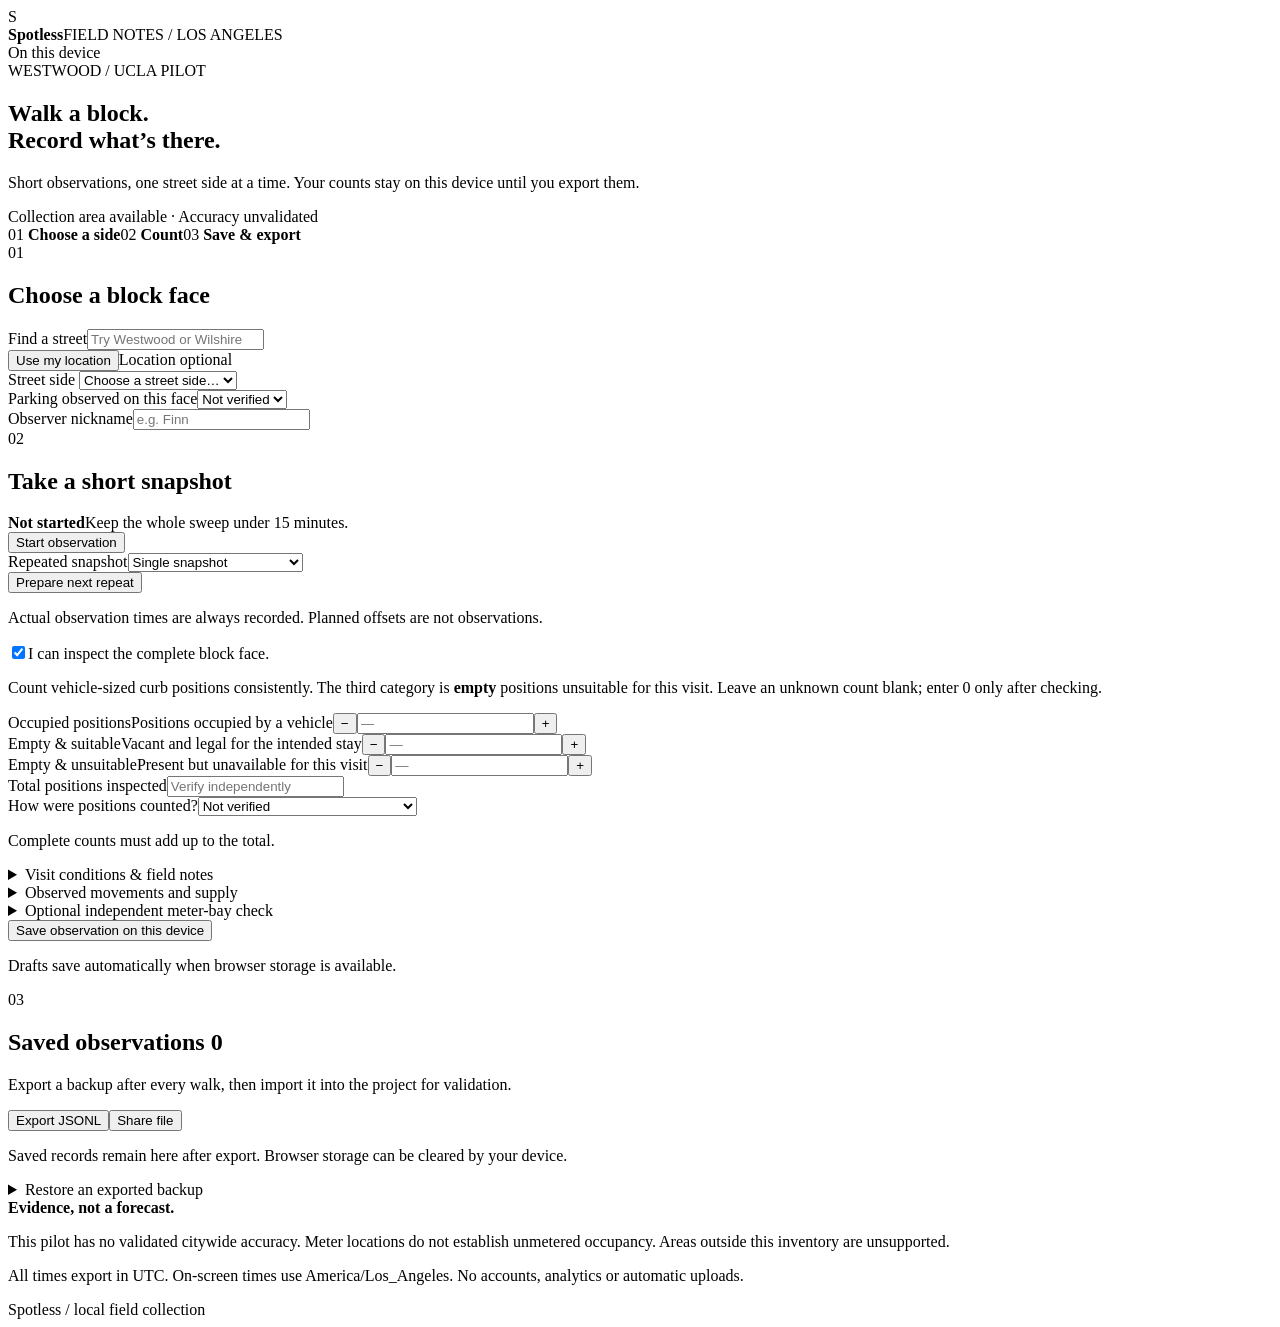
<file: web/collector/index.html>
<!doctype html>
<html lang="en">
<head>
  <meta charset="utf-8"><meta name="viewport" content="width=device-width,initial-scale=1,viewport-fit=cover">
  <meta name="theme-color" content="#153c36"><meta name="description" content="Collect local Los Angeles block-face parking observations.">
  <title>Spotless · Field notes</title>
  <style>/*__CSS__*/</style>
</head>
<body>
<header><div class="brand"><span class="brand-icon" aria-hidden="true">S</span><div><strong>Spotless</strong><span class="eyebrow">FIELD NOTES / LOS ANGELES</span></div></div><span id="connection" class="pill">On this device</span></header>
<main>
  <section class="intro"><span class="eyebrow">WESTWOOD / UCLA PILOT</span><h1>Walk a block.<br>Record what’s there.</h1><p>Short observations, one street side at a time. Your counts stay on this device until you export them.</p><div class="coverage"><span class="dot"></span> Collection area available <span>·</span> Accuracy unvalidated</div></section>
  <div class="steps" aria-label="Observation steps"><span>01 <b>Choose a side</b></span><span>02 <b>Count</b></span><span>03 <b>Save & export</b></span></div>
  <p id="message" role="status" aria-live="polite" hidden></p>
  <p id="assignment-note" class="coverage" hidden></p>
  <section class="card" aria-labelledby="where-title"><div class="section-title"><span class="number">01</span><h2 id="where-title">Choose a block face</h2></div>
    <label for="search">Find a street</label><input id="search" type="search" placeholder="Try Westwood or Wilshire" autocomplete="off">
    <div class="row"><button id="locate" type="button" class="secondary">Use my location</button><span id="location-status" class="small">Location optional</span></div>
    <label for="face">Street side <span id="face-count" class="small"></span></label><select id="face"><option value="">Choose a street side…</option></select>
    <div id="face-detail" hidden><div class="map-wrap"><svg id="map" viewBox="0 0 320 170" role="img" aria-label="Selected block and curb side diagram"></svg><span>Approximate side diagram · north ↑</span></div><p id="face-name" class="face-name"></p><p id="face-evidence" class="small"></p>
      <label class="check"><input id="side-confirmed" type="checkbox"><span>I checked the side and both ends of this block in person.</span></label>
      <button id="use-pin" type="button" class="text-button">Confirm this face’s map pin as my location</button><p class="small">A confirmed map pin is an estimate, flagged for review. It is never recorded as GPS.</p>
    </div>
    <div class="grid"><div><label for="parking-type">Parking observed on this face</label><select id="parking-type"><option value="unknown">Not verified</option><option value="unmetered">Unmetered</option><option value="metered">Metered</option><option value="mixed">Mixed</option></select></div><div><label for="observer">Observer nickname</label><input id="observer" autocomplete="off" maxlength="60" placeholder="e.g. Finn"></div></div>
  </section>
  <section class="card" aria-labelledby="count-title"><div class="section-title"><span class="number">02</span><h2 id="count-title">Take a short snapshot</h2></div>
    <div class="timer-row"><div><b id="timer">Not started</b><span class="small block">Keep the whole sweep under 15 minutes.</span></div><button id="start" type="button">Start observation</button></div>
    <div class="grid"><div><label for="repeat-offset">Repeated snapshot</label><select id="repeat-offset"><option value="">Single snapshot</option><option value="0">0 minutes — start repeats</option><option value="15">15 minutes</option><option value="30">30 minutes</option><option value="60">60 minutes</option></select></div><button id="repeat-next" type="button" class="secondary">Prepare next repeat</button></div><p id="repeat-status" class="small" role="status">Actual observation times are always recorded. Planned offsets are not observations.</p>
    <label class="check"><input id="complete" type="checkbox" checked><span>I can inspect the complete block face.</span></label>
    <p class="small">Count vehicle-sized curb positions consistently. The third category is <strong>empty</strong> positions unsuitable for this visit. Leave an unknown count blank; enter 0 only after checking.</p>
    <div class="counter" data-field="occupied"><label for="occupied">Occupied positions<span>Positions occupied by a vehicle</span></label><button type="button" data-step="-1" aria-label="Decrease occupied">−</button><input id="occupied" inputmode="numeric" type="number" min="0" step="1" placeholder="—"><button type="button" data-step="1" aria-label="Increase occupied">+</button></div>
    <div class="counter" data-field="vacant_legal"><label for="vacant_legal">Empty & suitable<span>Vacant and legal for the intended stay</span></label><button type="button" data-step="-1" aria-label="Decrease suitable vacancies">−</button><input id="vacant_legal" inputmode="numeric" type="number" min="0" step="1" placeholder="—"><button type="button" data-step="1" aria-label="Increase suitable vacancies">+</button></div>
    <div class="counter" data-field="unsuitable"><label for="unsuitable">Empty & unsuitable<span>Present but unavailable for this visit</span></label><button type="button" data-step="-1" aria-label="Decrease unsuitable">−</button><input id="unsuitable" inputmode="numeric" type="number" min="0" step="1" placeholder="—"><button type="button" data-step="1" aria-label="Increase unsuitable">+</button></div>
    <div class="grid total"><div><label for="surveyed_capacity">Total positions inspected</label><input id="surveyed_capacity" inputmode="numeric" type="number" min="0" step="1" placeholder="Verify independently"></div><div><label for="capacity-basis">How were positions counted?</label><select id="capacity-basis"><option value="unknown">Not verified</option><option value="marked_spaces">Marked parking spaces</option><option value="estimated_positions">Estimated vehicle-sized positions</option></select></div></div><p id="reconcile" class="small">Complete counts must add up to the total.</p>
    <details><summary>Visit conditions & field notes</summary><div class="grid"><div><label for="duration">Intended stay (minutes)</label><input id="duration" type="number" inputmode="numeric" min="1" value="60"></div><div><label for="permit">Permit class, if any</label><input id="permit" maxlength="100" placeholder="None / district / visitor"></div></div>
    <label for="vehicle">Vehicle class</label><select id="vehicle"><option value="standard_passenger">Standard passenger vehicle</option><option value="accessible">Accessible parking eligibility</option><option value="commercial">Commercial vehicle</option><option value="other">Other — explain in notes</option></select>
    <label class="check"><input id="rules-checked" type="checkbox"><span>I checked posted and temporary restrictions for the intended stay and eligibility.</span></label><p class="small">If rules are uncertain, leave this unchecked. The observation is saved for review.</p>
    <label for="stratum">Sampling visit / stratum</label><input id="stratum" maxlength="100" placeholder="e.g. weekday afternoon, planned route A">
    <div class="grid"><div><label for="sampling-method">How was this visit selected?</label><select id="sampling-method"><option value="unspecified">Not recorded</option><option value="randomized">Randomized assignment</option><option value="repeat_visit">Planned repeat visit</option><option value="convenience">Convenience / user report</option></select></div><div><label for="observer-confidence">Confidence in this count</label><select id="observer-confidence"><option value="">Not rated</option><option value="0.9">High</option><option value="0.6">Moderate</option><option value="0.3">Low</option></select></div></div>
    <label for="restrictions-text">Posted / temporary restrictions observed</label><textarea id="restrictions-text" rows="2" maxlength="2000" placeholder="Sign text, hours, permit details, arrows, curb exclusions…"></textarea>
    <label for="curb-length">Measured usable curb length, if available (metres)</label><input id="curb-length" type="number" min="0" step="0.1" placeholder="Leave blank if not measured"><label for="measurement-method">Measurement method</label><input id="measurement-method" placeholder="e.g. tape measure; excluded curb sections noted">
    <label for="gap-lengths">Raw empty gap lengths (metres, separated by commas)</label><input id="gap-lengths" inputmode="decimal" placeholder="e.g. 4.5, 9.2; blank if unmeasured; 0 if checked and none"><p class="small">A gap can fit more than one vehicle. Raw lengths never become exact stalls automatically.</p>
    <label for="counting-convention">Counting convention / vehicle size assumption</label><input id="counting-convention" maxlength="500" placeholder="e.g. estimated passenger-car positions; raw gaps retained">
    <label for="obstructed-length">Unseen / obstructed curb length (metres)</label><input id="obstructed-length" type="number" min="0" step="0.1" placeholder="Unknown stays blank"><label for="exclusions-text">Driveways / loading / red curb / other exclusions</label><textarea id="exclusions-text" maxlength="2000" rows="2"></textarea>
    <label for="survey-session">Survey session</label><input id="survey-session" maxlength="120" placeholder="Filled from route or generated at start"><input id="assignment-id" type="hidden">
    <label for="notes">Notes</label><textarea id="notes" rows="3" maxlength="2000" placeholder="Blocked view, temporary signs, uncertain capacity…"></textarea></details>
    <details><summary>Observed movements and supply</summary><p class="small">Record only movements you actually watched on this face. Differences between snapshots do not count arrivals/departures. Physical positions, eligible positions for this profile/stay, and empty suitable positions are separate quantities. Leave unknown values blank.</p>
    <label for="movement-coverage">Movement watching</label><select id="movement-coverage"><option value="not_observed">Not observed</option><option value="partial">Partial window / some movements may be missed</option><option value="continuous">Continuously watched throughout this window</option></select>
    <label for="movement-start">Movement window start (with UTC offset)</label><input id="movement-start" placeholder="Filled when you tap Begin watching"><button id="movement-begin" type="button" class="secondary">Begin watching now</button><label for="movement-end">Window end (with UTC offset)</label><input id="movement-end" placeholder="Filled when you tap End watching"><button id="movement-finish" type="button" class="secondary">End watching now</button>
    <div class="grid"><div><label for="arrivals">Arrivals actually observed</label><input id="arrivals" type="number" min="0" step="1" placeholder="Unknown"></div><div><label for="departures">Departures actually observed</label><input id="departures" type="number" min="0" step="1" placeholder="Unknown"></div></div>
    <div class="grid"><div><label for="physical-capacity">Physical vehicle positions (optional)</label><input id="physical-capacity" type="number" min="0" step="1" placeholder="Unknown physical supply"></div><div><label for="eligible-capacity">Eligible positions for this stay/profile</label><input id="eligible-capacity" type="number" min="0" step="1" placeholder="Unknown legal supply"></div></div></details>
    <details id="bay-checks"><summary>Optional independent meter-bay check</summary><p class="small">These human observations test sensor reporting. They do not establish legal parking or full-face capacity. Match each inventory ID/map position in person. Each state choice records its actual time; blank means not observed. UNKNOWN includes occlusion or uncertain identity. Review is required after import.</p><div id="meter-bays"></div></details>
    <button id="save" type="button" class="primary wide">Save observation on this device</button><p id="draft-status" class="small center">Drafts save automatically when browser storage is available.</p>
  </section>
  <section class="card" aria-labelledby="saved-title"><div class="section-title"><span class="number">03</span><h2 id="saved-title">Saved observations <span id="saved-count" class="badge">0</span></h2></div><p>Export a backup after every walk, then import it into the project for validation.</p><div class="row"><button id="export" type="button">Export JSONL</button><button id="share" type="button" class="secondary">Share file</button></div><p class="small">Saved records remain here after export. Browser storage can be cleared by your device.</p><div id="saved-list"></div><details><summary>Restore an exported backup</summary><label for="restore">JSONL file from this collector</label><input id="restore" type="file" accept=".jsonl,.json,text/plain,application/json"><p class="small">New IDs are merged without replacing records. Conflicting IDs stop the import.</p></details></section>
  <aside><b>Evidence, not a forecast.</b><p id="support-note">This pilot has no validated citywide accuracy. Meter locations do not establish unmetered occupancy. Areas outside this inventory are unsupported.</p><p>All times export in UTC. On-screen times use America/Los_Angeles. No accounts, analytics or automatic uploads.</p></aside>
</main><footer>Spotless / local field collection <span id="version"></span></footer>
<script id="inventory" type="application/json">/*__DATA__*/</script><script>/*__MODEL__*/
/*__APP__*/</script>
</body></html>
</file>
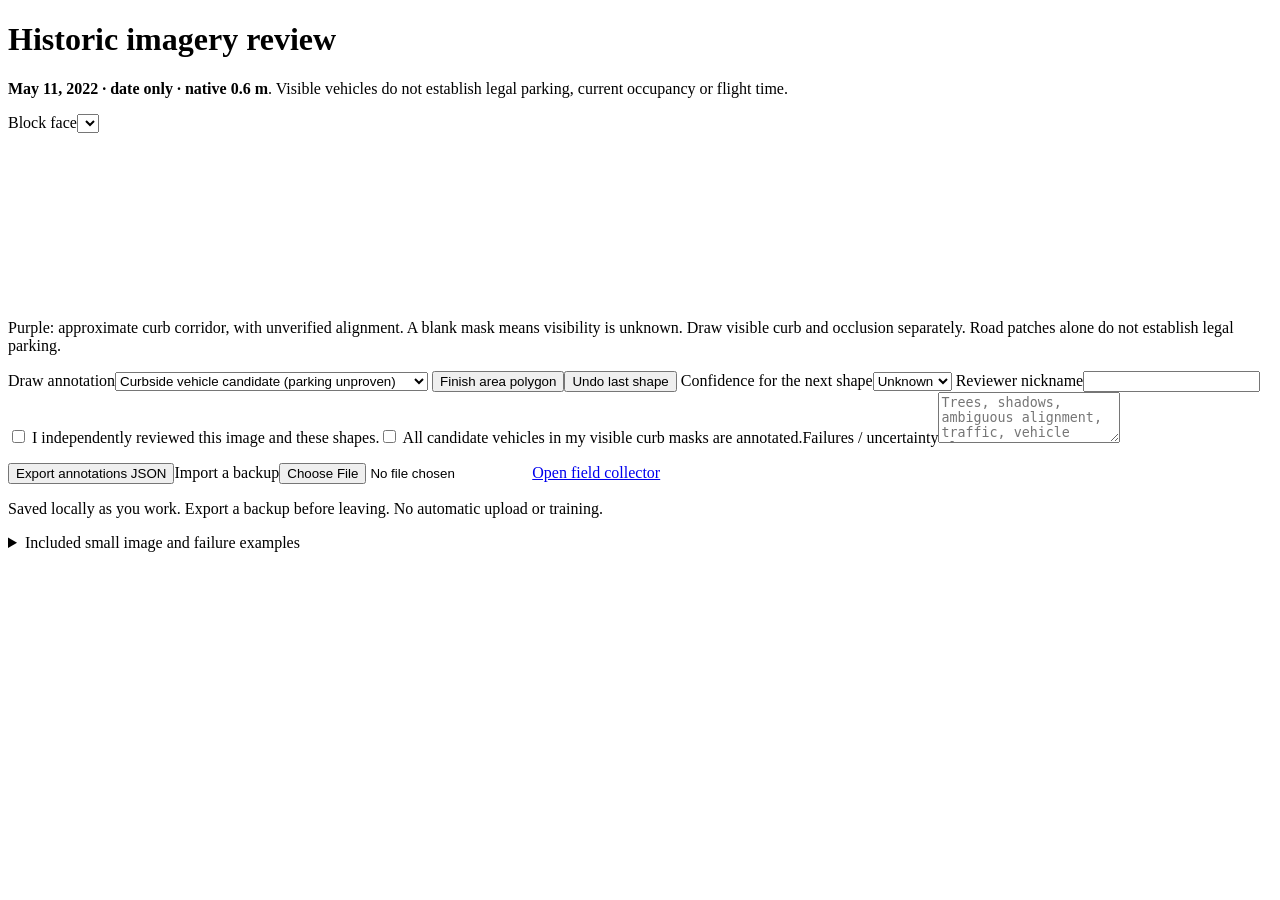
<file: web/imagery/index.html>
<!doctype html><html lang="en"><head><meta charset="utf-8"><meta name="viewport" content="width=device-width,initial-scale=1"><title>Spotless · Historic imagery review</title><style>/*__STYLE__*/</style></head>
<body><main><h1>Historic imagery review</h1><p><b>May 11, 2022 · date only · native 0.6 m</b>. Visible vehicles do not establish legal parking, current occupancy or flight time.</p>
<p id="blocker" class="notice"></p><label for="task">Block face</label><select id="task"></select><p id="details"></p>
<div class="layout"><section><canvas id="image" aria-label="Historical aerial image with editable annotation overlays"></canvas><p class="small">Purple: approximate curb corridor, with unverified alignment. A blank mask means visibility is unknown. Draw visible curb and occlusion separately. Road patches alone do not establish legal parking.</p></section>
<section class="controls"><label for="tool">Draw annotation</label><select id="tool"><optgroup label="Drag a vehicle rectangle"><option value="curbside_vehicle_candidate">Curbside vehicle candidate (parking unproven)</option><option value="traffic_lane_vehicle">Traffic-lane vehicle (motion unproven)</option><option value="uncertain_vehicle">Uncertain vehicle</option></optgroup><optgroup label="Click polygon vertices, then finish"><option value="visible_curb">Visible curb area</option><option value="tree_occluded">Tree occlusion</option><option value="shadow_occluded">Shadow occlusion</option><option value="other_occluded">Other occlusion</option></optgroup></select>
<button id="finish" type="button">Finish area polygon</button><button id="undo" type="button">Undo last shape</button>
<label for="confidence">Confidence for the next shape</label><select id="confidence"><option value="">Unknown</option><option value="0.3">Low</option><option value="0.6">Moderate</option><option value="0.9">High</option></select>
<label for="annotator">Reviewer nickname</label><input id="annotator" maxlength="100"><label><input id="reviewed" type="checkbox"> I independently reviewed this image and these shapes.</label><label><input id="complete" type="checkbox"> All candidate vehicles in my visible curb masks are annotated.</label><label for="notes">Failures / uncertainty</label><textarea id="notes" rows="3" placeholder="Trees, shadows, ambiguous alignment, traffic, vehicle class…"></textarea>
<p id="status" role="status"></p><p id="shape-count"></p><button id="export" type="button">Export annotations JSON</button><label for="import">Import a backup</label><input id="import" type="file" accept="application/json,.json"><a href="../collector.html">Open field collector</a><p>Saved locally as you work. Export a backup before leaving. No automatic upload or training.</p></section></div>
<details><summary>Included small image and failure examples</summary><p>The supplied JPEG's registration is inferred from repeat export metadata. These example masks are an assistant's unverified visual review, excluded from scored reference labels.</p><img id="included" alt="Included historical Westwood NAIP image"><p><a href="failure_examples.html">Open auditable failure overlays</a></p></details>
</main><script id="data" type="application/json">/*__DATA__*/</script><script>/*__MODEL__*/
/*__APP__*/</script></body></html>
</file>
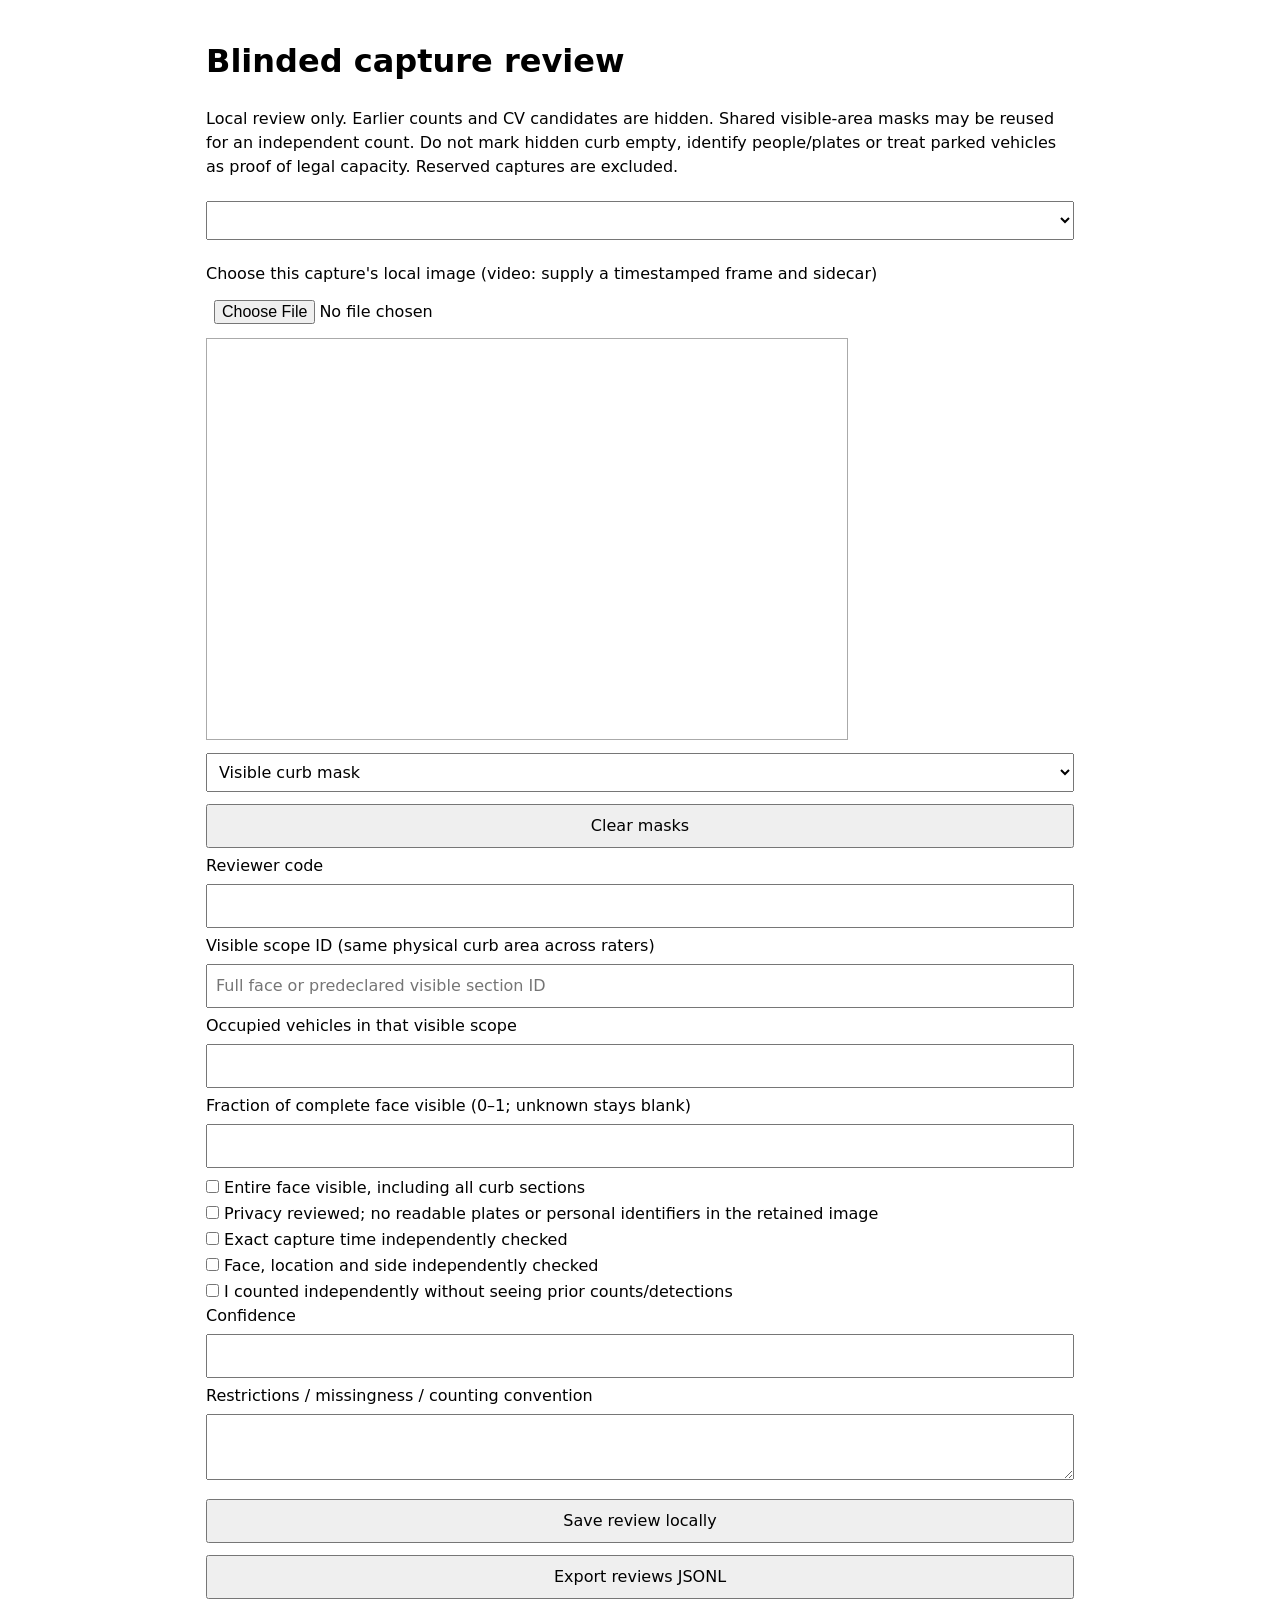
<file: web/capture_review.html>
<!doctype html><meta charset="utf-8"><meta name="viewport" content="width=device-width,initial-scale=1"><title>Capture review queue</title><style>html{overflow-wrap:anywhere}*{min-width:0;box-sizing:border-box}body{font:16px/1.5 system-ui;max-width:900px;margin:auto;padding:16px}input,select,textarea,button{font:inherit;box-sizing:border-box;width:100%;padding:8px;margin:6px 0}canvas{max-width:100%;border:1px solid #aaa;touch-action:none}label{display:block}input[type=checkbox]{width:auto}</style><h1>Blinded capture review</h1><p>Local review only. Earlier counts and CV candidates are hidden. Shared visible-area masks may be reused for an independent count. Do not mark hidden curb empty, identify people/plates or treat parked vehicles as proof of legal capacity. Reserved captures are excluded.</p><select id="task"></select><p id="metadata"></p><label>Choose this capture's local image (video: supply a timestamped frame and sidecar)<input id="image" type="file" accept="image/*"></label><canvas id="canvas" width="640" height="400"></canvas><select id="tool"><option value="visible_curb">Visible curb mask</option><option value="tree">Tree occlusion</option><option value="shadow">Shadow occlusion</option><option value="other">Other occlusion</option></select><button id="clear">Clear masks</button><label>Reviewer code<input id="reviewer"></label><label>Visible scope ID (same physical curb area across raters)<input id="scope" placeholder="Full face or predeclared visible section ID"></label><label>Occupied vehicles in that visible scope<input id="count" type="number" min="0"></label><label>Fraction of complete face visible (0–1; unknown stays blank)<input id="fraction" type="number" min="0" max="1" step="0.01"></label><label><input id="full" type="checkbox"> Entire face visible, including all curb sections</label><label><input id="privacy" type="checkbox"> Privacy reviewed; no readable plates or personal identifiers in the retained image</label><label><input id="time" type="checkbox"> Exact capture time independently checked</label><label><input id="location" type="checkbox"> Face, location and side independently checked</label><label><input id="blind" type="checkbox"> I counted independently without seeing prior counts/detections</label><label>Confidence<input id="confidence" type="number" min="0" max="1" step="0.1"></label><label>Restrictions / missingness / counting convention<textarea id="notes"></textarea></label><button id="save">Save review locally</button><button id="export">Export reviews JSONL</button><p id="status" role="status"></p><script id="queue" type="application/json">/*__QUEUE__*/</script><script>
const queue=JSON.parse(document.getElementById('queue').textContent),get=id=>document.getElementById(id),canvas=get('canvas'),ctx=canvas.getContext('2d');let masks=[],picture=null,point=null,reviews=[];const key='spotless-capture-reviews-v1';try{reviews=JSON.parse(localStorage.getItem(key)||'[]');}catch{}
for(const item of queue)get('task').add(new Option(item.capture.capture_id+' · '+item.capture.block_face_id,item.capture.capture_id));
function render(){ctx.clearRect(0,0,canvas.width,canvas.height);if(picture)ctx.drawImage(picture,0,0);for(const m of masks){ctx.strokeStyle=m.kind==='visible_curb'?'green':'orange';ctx.lineWidth=3;const [x,y,a,b]=m.xyxy;ctx.strokeRect(x,y,a-x,b-y);}}
function choose(){const item=queue.find(r=>r.capture.capture_id===get('task').value);if(!item)return;get('metadata').textContent=JSON.stringify({face:item.capture.block_face_id,capture_time:item.capture.capture_at_utc,receipt:item.capture.received_at_utc,source:item.capture.source,reasons:item.reasons});masks=structuredClone(item.shared_masks||[]);picture=null;get('count').value='';get('fraction').value='';for(const id of ['full','privacy','time','location','blind'])get(id).checked=false;render();}
get('task').onchange=choose;get('image').onchange=e=>{const file=e.target.files[0];if(!file)return;const image=new Image();image.onload=()=>{picture=image;canvas.width=image.naturalWidth;canvas.height=image.naturalHeight;render();URL.revokeObjectURL(image.src);};image.src=URL.createObjectURL(file);};
function pos(e){const r=canvas.getBoundingClientRect();return [Math.max(0,Math.min(canvas.width,(e.clientX-r.left)*canvas.width/r.width)),Math.max(0,Math.min(canvas.height,(e.clientY-r.top)*canvas.height/r.height))];}
canvas.onpointerdown=e=>{point=pos(e);canvas.setPointerCapture(e.pointerId);};canvas.onpointerup=e=>{if(!point)return;const p=pos(e),v=[Math.min(point[0],p[0]),Math.min(point[1],p[1]),Math.max(point[0],p[0]),Math.max(point[1],p[1])];if(v[2]>v[0]&&v[3]>v[1])masks.push({kind:get('tool').value,xyxy:v});point=null;render();};get('clear').onclick=()=>{masks=[];render();};
get('save').onclick=()=>{try{if(!get('task').value||!get('reviewer').value.trim()||!get('scope').value.trim())throw Error('Choose a capture, reviewer code and visible-scope ID.');const count=get('count').value===''?null:Number(get('count').value),fraction=get('fraction').value===''?null:Number(get('fraction').value);if(count!==null&&(!Number.isInteger(count)||count<0)||fraction!==null&&(!Number.isFinite(fraction)||fraction<0||fraction>1)||get('full').checked&&fraction!==1)throw Error('Check counts and full-face visibility.');const row={review_id:crypto.randomUUID(),capture_id:get('task').value,reviewer_code:get('reviewer').value.trim(),reviewed_at_utc:new Date().toISOString(),independent_blind_count:get('blind').checked,human_counted:count!==null,capture_time_verified:get('time').checked,location_verified:get('location').checked,occupied_visible:count,visible_fraction:fraction,full_face_visible:get('full').checked,privacy_verified:get('privacy').checked,visible_scope_id:get('scope').value.trim(),masks,physical_capacity:null,legal_capacity:null,legal_capacity_status:'unknown',restriction_evidence:'',confidence:get('confidence').value===''?null:Number(get('confidence').value),adjudicated:false,notes:get('notes').value};if(reviews.some(r=>r.capture_id===row.capture_id&&r.reviewer_code===row.reviewer_code))throw Error('This reviewer already saved this capture; preserve conflicts for explicit review.');reviews.push(row);localStorage.setItem(key,JSON.stringify(reviews));get('status').textContent='Saved for independent review; no trusted label or model was changed.';}catch(e){get('status').textContent=e.message;}};
get('export').onclick=()=>{const url=URL.createObjectURL(new Blob([reviews.map(r=>JSON.stringify(r)).join('\n')+(reviews.length?'\n':'')],{type:'application/x-ndjson'})),a=document.createElement('a');a.href=url;a.download='capture-reviews.jsonl';a.click();setTimeout(()=>URL.revokeObjectURL(url),1000);};choose();
</script>
</file>
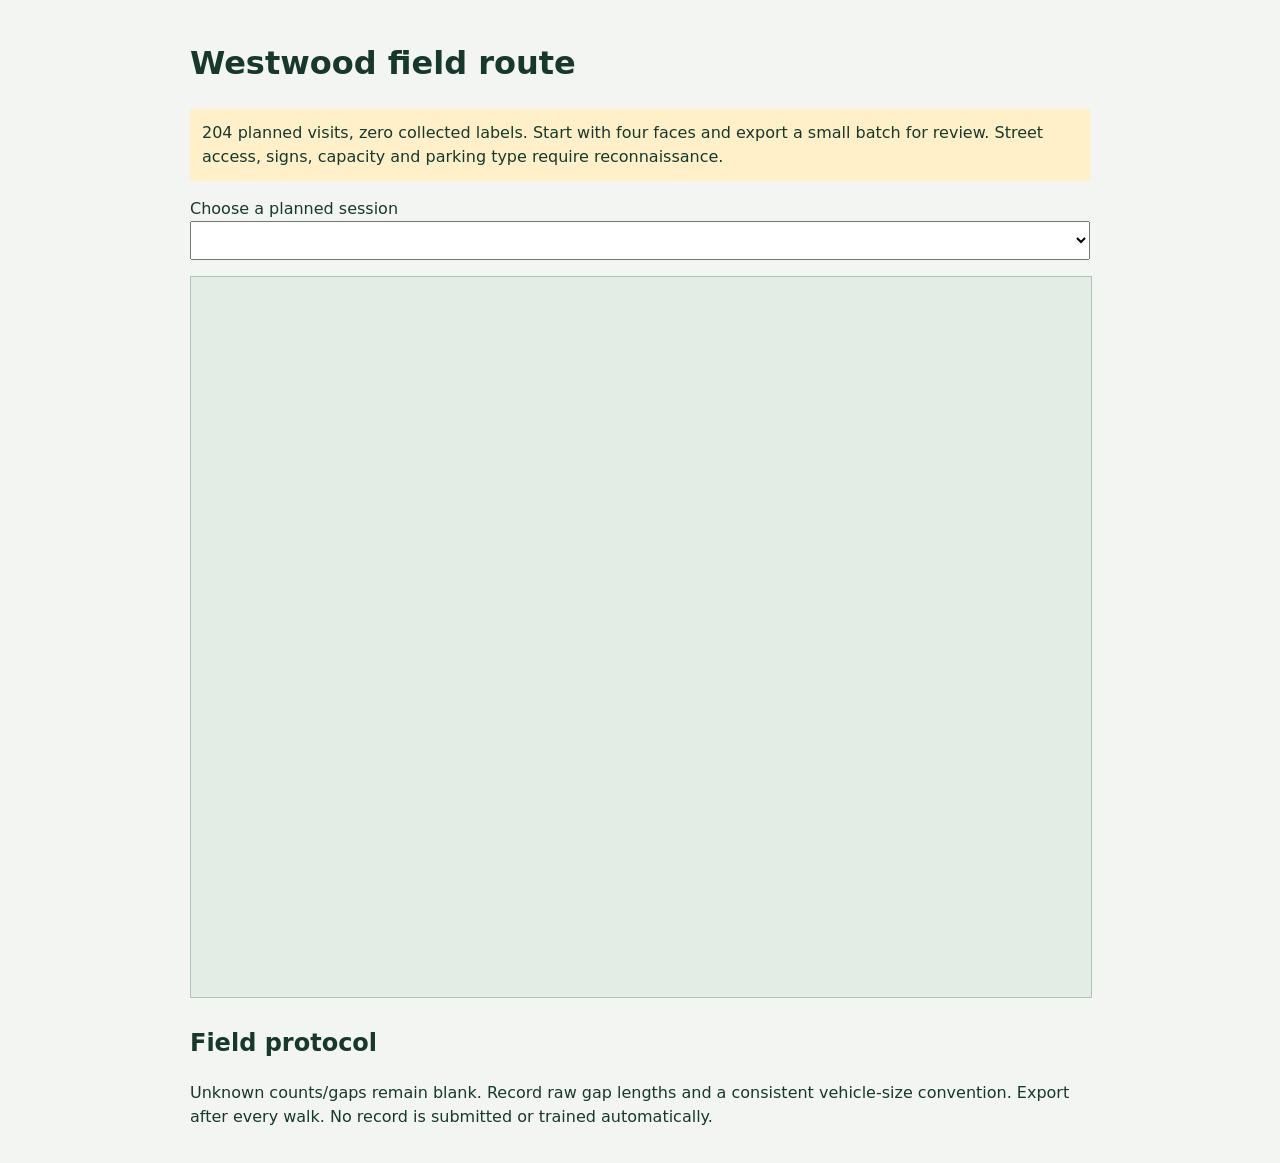
<file: web/field_route.html>
<!doctype html><html lang="en"><head><meta charset="utf-8"><meta name="viewport" content="width=device-width,initial-scale=1"><title>Spotless · Westwood field route</title><style>body{font:16px/1.5 system-ui;background:#f2f5f1;color:#19382d;margin:0}main{max-width:900px;padding:18px;margin:auto}label{display:block}select{width:100%;font:inherit;padding:8px}svg{width:100%;height:auto;background:#e4ece6;border:1px solid #abc5b7}a{color:#175c4b}li{padding:12px 0;border-bottom:1px solid #b9cfc4}.notice{background:#fff0c9;padding:12px}.code{font-size:.8rem}button{font:inherit;padding:8px}</style></head><body><main><h1>Westwood field route</h1><p class="notice">204 planned visits, zero collected labels. Start with four faces and export a small batch for review. Street access, signs, capacity and parking type require reconnaissance.</p><label for="session">Choose a planned session</label><select id="session"></select><p id="summary"></p><svg id="map" viewBox="0 0 600 480" aria-label="Selected block faces on the local route"></svg><ol id="visits"></ol><h2>Field protocol</h2><ul id="warnings"></ul><p>Unknown counts/gaps remain blank. Record raw gap lengths and a consistent vehicle-size convention. Export after every walk. No record is submitted or trained automatically.</p></main><script id="data" type="application/json">/*__DATA__*/</script><script>
const plan=JSON.parse(document.getElementById('data').textContent),get=id=>document.getElementById(id),allAssignments=[...plan.assignments,...(plan.optional_sensor_assignments||[]),...(plan.reserved_evaluation_assignments||[]),...(plan.regional_assignments||[])],sessions=[...new Set(allAssignments.map(a=>a.survey_session_id))];
let visitLog=[];try{visitLog=JSON.parse(localStorage.getItem('spotless-field-visit-log-v1')||'[]');}catch{};
const exportLog=document.createElement('button');exportLog.textContent='Export skipped-visit log';exportLog.onclick=()=>{const u=URL.createObjectURL(new Blob([JSON.stringify(visitLog,null,2)],{type:'application/json'})),a=document.createElement('a');a.href=u;a.download='spotless-skipped-visits.json';a.click();setTimeout(()=>URL.revokeObjectURL(u),1000);};get('summary').after(exportLog);
for(const s of sessions)get('session').add(new Option(s,s));for(const w of plan.warnings){const li=document.createElement('li');li.textContent=w;get('warnings').append(li);}
const smallBatch=document.createElement('button');smallBatch.id='small-batch';smallBatch.textContent='Start smallest batch: 8 counts over 1 hour';smallBatch.onclick=()=>{get('session').value=plan.smallest_initial_batch.session_id;render();};get('session').before(smallBatch);
const batchNote=document.createElement('p');batchNote.textContent='Small batch: both sides of one short development block, at 0/15/30/60 minutes (second side about 4 minutes later). Verify unmetered status and public access. This checks the collection workflow; it cannot validate prediction accuracy. Actual times and missing visits remain explicit.';smallBatch.after(batchNote);
const reservedNote=document.createElement('p');reservedNote.className='notice';reservedNote.textContent='Evaluation sessions on Nov 17 and 21 are reserved: whole new blocks plus later known-block sessions. Keep their counts out of development. Optional Oct 28 sensor checks use the bay form; retain them blind until the October evaluation period ends.';batchNote.after(reservedNote);
if(plan.regional_collection_note){const note=document.createElement('p');note.className='notice';note.textContent=plan.regional_collection_note;reservedNote.after(note);}
function link(a){const params={face:a.block_face_id,session:a.survey_session_id,assignment:a.assignment_id,planned:a.scheduled_local};if(a.repeat_offset_minutes!=null)params.repeat=a.repeat_offset_minutes;return 'collector.html#'+new URLSearchParams(params);}
function render(){const rows=allAssignments.filter(a=>a.survey_session_id===get('session').value);get('visits').replaceChildren();get('map').replaceChildren();get('summary').textContent=`${rows.length} planned observations. Use actual start/end times. Held-out blocks keep both curb sides together. ${visitLog.length} skips logged; these are not occupancy labels.`;for(const a of rows){const li=document.createElement('li'),anchor=document.createElement('a');anchor.href=link(a);anchor.textContent=`${new Date(a.scheduled_utc).toLocaleTimeString('en-US',{timeZone:'America/Los_Angeles',hour:'numeric',minute:'2-digit'})} · ${a.street_name} · ${a.canonical_side} side · ${a.code}`;li.append(anchor);const detail=document.createElement('div');detail.textContent=a.cross_streets.join(' ↔ ')+' · '+a.evaluation_role+' · '+a.reconnaissance_stratum;li.append(detail);const skip=document.createElement('button');skip.textContent='Log skipped visit';skip.onclick=()=>{const reason=prompt('Why was this planned visit skipped? No zero-count observation will be created.');if(!reason?.trim())return;visitLog.push({assignment_id:a.assignment_id,survey_session_id:a.survey_session_id,block_face_id:a.block_face_id,planned_utc:a.scheduled_utc,logged_at_utc:new Date().toISOString(),visit_status:'skipped_not_observed',reason:reason.trim()});try{localStorage.setItem('spotless-field-visit-log-v1',JSON.stringify(visitLog));}catch{alert('Local storage unavailable. Export the visit log before leaving.');}render();};li.append(skip);get('visits').append(li);}
const mapFaces=rows.some(r=>r.region)?[...new Map(rows.map(r=>[r.block_face_id,r])).values()]:plan.faces;
const xs=mapFaces.map(f=>f.longitude),ys=mapFaces.map(f=>f.latitude),xmin=Math.min(...xs),ymin=Math.min(...ys),dx=Math.max(...xs)-xmin,dy=Math.max(...ys)-ymin;
for(const a of mapFaces){const ns='http://www.w3.org/2000/svg',node=document.createElementNS(ns,'a'),circle=document.createElementNS(ns,'circle'),text=document.createElementNS(ns,'text');node.setAttribute('href',link(rows.find(r=>r.block_face_id===a.block_face_id)||{...a,survey_session_id:get('session').value,assignment_id:'reconnaissance',scheduled_local:'reconnaissance'}));const x=30+(a.longitude-xmin)/(dx||1)*520,y=440-(a.latitude-ymin)/(dy||1)*400;circle.setAttribute('cx',x);circle.setAttribute('cy',y);circle.setAttribute('r',a.canonical_side==='left'?8:4);circle.setAttribute('fill',a.evaluation_role==='unseen_block_holdout'?'#ba6135':'#1a7859');text.setAttribute('x',x+10);text.setAttribute('y',y);text.setAttribute('font-size','13');text.textContent=a.block_order;node.append(circle,text);get('map').append(node);}}
get('session').onchange=render;render();
</script></body></html>
</file>
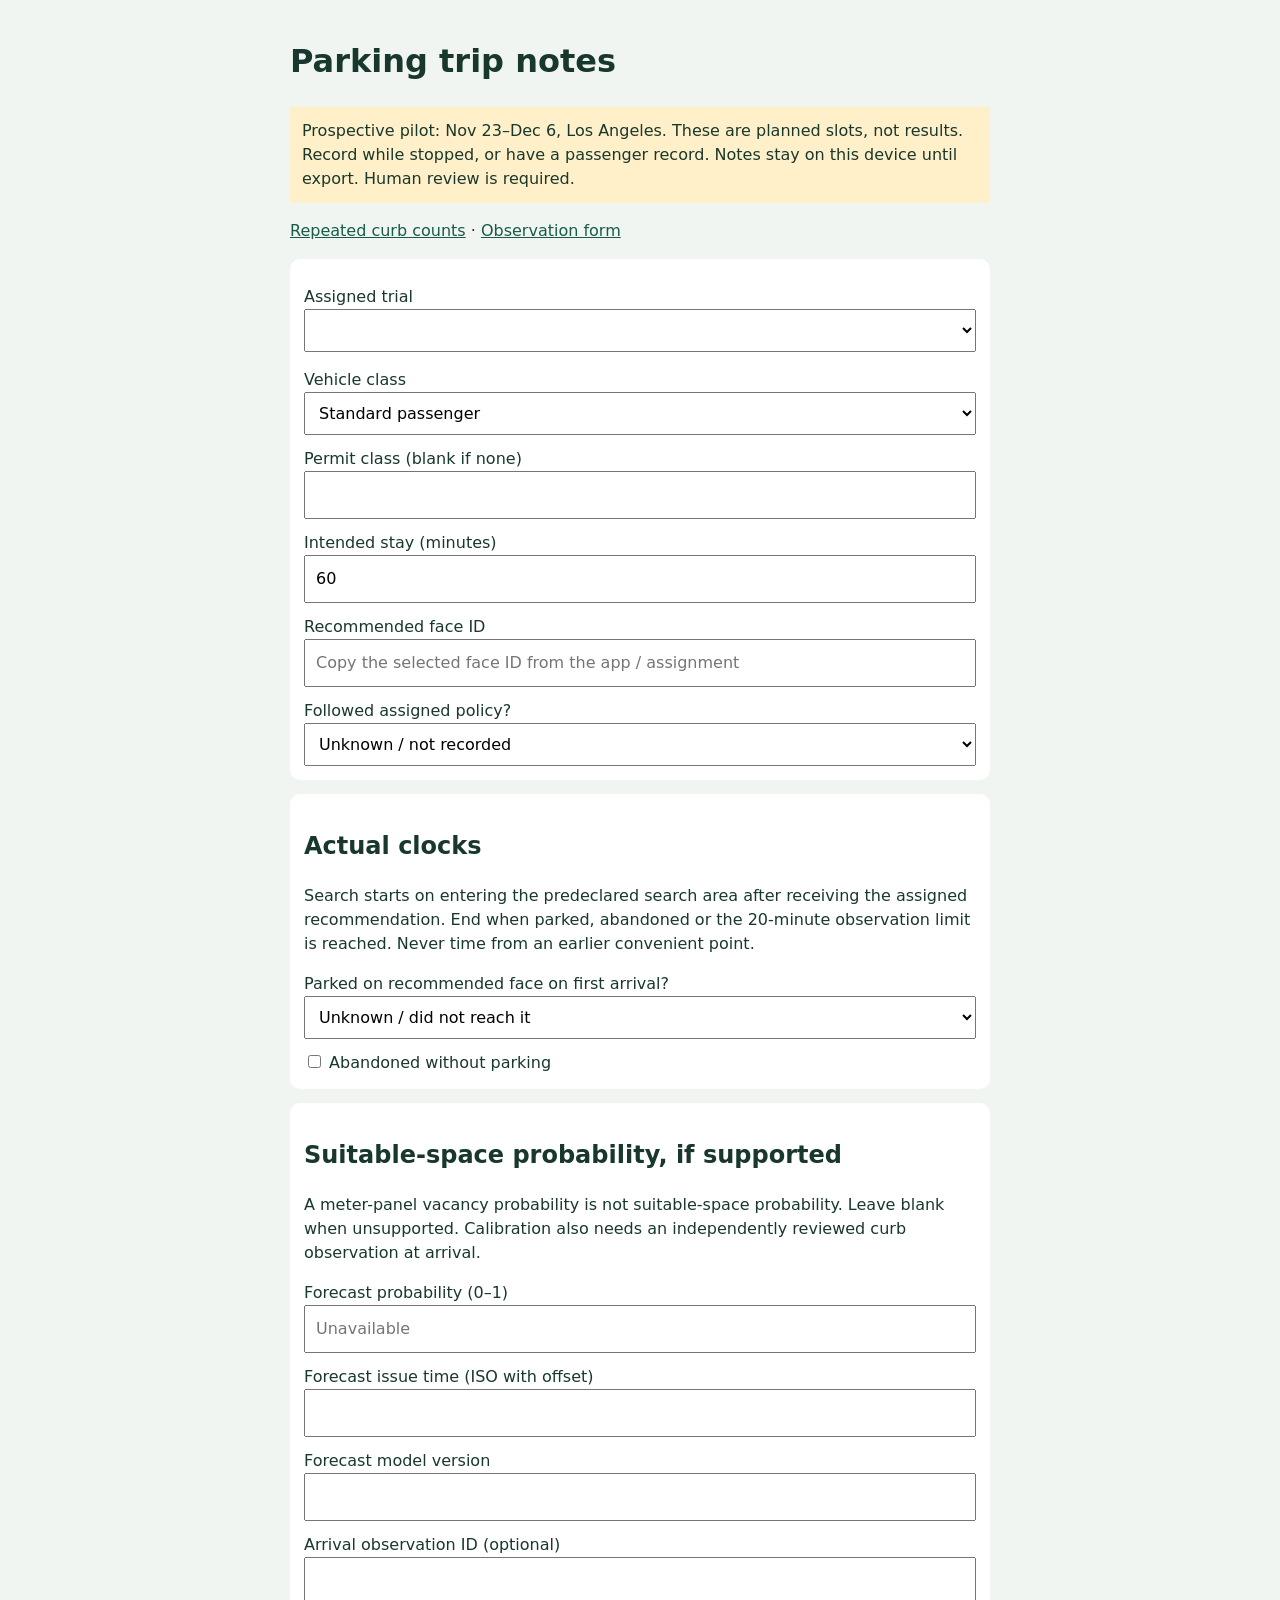
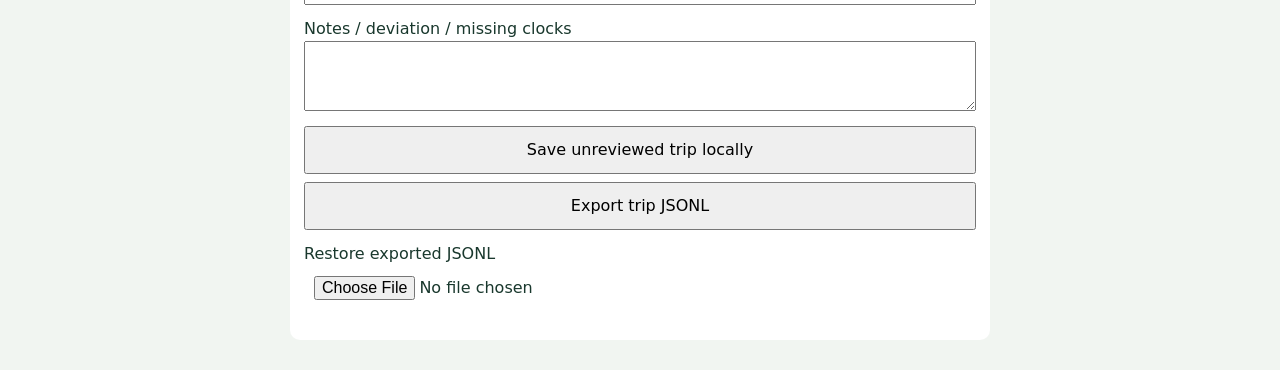
<file: web/product_pilot.html>
<!doctype html><html lang="en"><meta charset="utf-8"><meta name="viewport" content="width=device-width,initial-scale=1"><title>Spotless · Parking trip notes</title><style>body{font:16px/1.5 system-ui;background:#f1f5f1;color:#19382d;margin:0}main{max-width:700px;padding:16px;margin:auto}label{display:block;margin-top:12px}input,select,textarea,button{box-sizing:border-box;width:100%;padding:10px;font:inherit}button{margin-top:8px}section{padding:14px;background:white;margin:14px 0;border-radius:10px}.note{background:#fff0c9;padding:12px}.clock{display:grid;grid-template-columns:1fr auto;gap:8px}.clock button{width:auto}small{display:block}a{color:#175c4b}</style><main><h1>Parking trip notes</h1><p class="note">Prospective pilot: Nov 23–Dec 6, Los Angeles. These are planned slots, not results. Record while stopped, or have a passenger record. Notes stay on this device until export. Human review is required.</p><p><a href="../field_route.html">Repeated curb counts</a> · <a href="../collector.html">Observation form</a></p><section><label for="trial">Assigned trial</label><select id="trial"></select><p id="assignment"></p><label for="vehicle">Vehicle class</label><select id="vehicle"><option value="standard_passenger">Standard passenger</option><option value="accessible">Accessible eligibility</option><option value="commercial">Commercial</option><option value="motorcycle">Motorcycle</option></select><label for="permit">Permit class (blank if none)</label><input id="permit"><label for="stay">Intended stay (minutes)</label><input id="stay" type="number" min="1" max="1440" value="60"><label for="face">Recommended face ID</label><input id="face" placeholder="Copy the selected face ID from the app / assignment"><label for="followed">Followed assigned policy?</label><select id="followed"><option value="">Unknown / not recorded</option><option value="true">Yes</option><option value="false">No — explain below</option></select></section><section><h2>Actual clocks</h2><p>Search starts on entering the predeclared search area after receiving the assigned recommendation. End when parked, abandoned or the 20-minute observation limit is reached. Never time from an earlier convenient point.</p><div id="clocks"></div><label for="success">Parked on recommended face on first arrival?</label><select id="success"><option value="">Unknown / did not reach it</option><option value="true">Yes</option><option value="false">No</option></select><label for="abandoned"><input id="abandoned" type="checkbox" style="width:auto"> Abandoned without parking</label></section><section><h2>Suitable-space probability, if supported</h2><p>A meter-panel vacancy probability is not suitable-space probability. Leave blank when unsupported. Calibration also needs an independently reviewed curb observation at arrival.</p><label for="probability">Forecast probability (0–1)</label><input id="probability" type="number" min="0" max="1" step="0.01" placeholder="Unavailable"><label for="probability-time">Forecast issue time (ISO with offset)</label><input id="probability-time"><label for="model">Forecast model version</label><input id="model"><label for="outcome">Arrival observation ID (optional)</label><input id="outcome"><label for="notes">Notes / deviation / missing clocks</label><textarea id="notes" maxlength="2000"></textarea><button id="save">Save unreviewed trip locally</button><button id="export">Export trip JSONL</button><label for="restore">Restore exported JSONL</label><input id="restore" type="file" accept=".jsonl,.json,text/plain"><p id="status" role="status"></p><p id="saved"></p></section></main><script id="plan" type="application/json">/*__PLAN__*/</script><script>
const plan=JSON.parse(document.getElementById('plan').textContent),get=id=>document.getElementById(id),key='spotless-product-trials-v1',draftKey=key+'-draft';let records=[];
try{records=JSON.parse(localStorage.getItem(key)||'[]');if(!Array.isArray(records))records=[];}catch{}
const clocks={received_recommendation_at_utc:'Recommendation received',search_started_at_utc:'Enter search area / start',reached_recommended_face_at_utc:'First arrival at recommended face',parked_at_utc:'Parked',search_ended_at_utc:'End search / abandon / limit',walk_started_at_utc:'Start walking',destination_reached_at_utc:'Reach destination'};
for(const [id,label] of Object.entries(clocks)){const l=document.createElement('label');l.htmlFor=id;l.textContent=label;const row=document.createElement('div');row.className='clock';const input=document.createElement('input');input.id=id;input.placeholder='ISO timestamp with UTC offset';const button=document.createElement('button');button.textContent='Now';button.type='button';button.onclick=()=>{input.value=new Date().toISOString();persistDraft();};row.append(input,button);get('clocks').append(l,row);}
for(const row of plan)get('trial').add(new Option(`${row.trial_id} · ${row.planned_local.slice(0,16)} · ${row.assigned_arm}`,row.trial_id));
function assignment(){const p=plan.find(r=>r.trial_id===get('trial').value);get('assignment').textContent=`Assigned ${p.assigned_arm}, session ${p.session_id}. Keep this arm even if you depart from its recommendation; explain deviations.`;}
function message(s){get('status').textContent=s;}function show(){get('saved').textContent=`${records.length} unreviewed trips saved on this device. Export after each trip.`;}function state(){return Object.fromEntries([...document.querySelectorAll('input:not([type=file]),select,textarea')].map(el=>[el.id,el.type==='checkbox'?el.checked:el.value]));}
function persistDraft(){try{localStorage.setItem(draftKey,JSON.stringify(state()));}catch{message('Storage unavailable. Keep this page open and export before leaving.');}}
function time(id,required=false){const value=get(id).value;if(!value){if(required)throw Error('Record '+id.replaceAll('_',' '));return null;}if(!/(Z|[+-]\d\d:\d\d)$/.test(value)||!Number.isFinite(Date.parse(value)))throw Error('Use ISO timestamps with an explicit offset.');return new Date(value).toISOString();}
get('trial').onchange=()=>{for(const id of Object.keys(clocks))get(id).value='';for(const id of ['face','permit','probability','probability-time','model','outcome','notes'])get(id).value='';get('success').value='';get('followed').value='';get('abandoned').checked=false;assignment();persistDraft();};
get('save').onclick=()=>{try{const p=plan.find(r=>r.trial_id===get('trial').value);const row={trial_id:p.trial_id,data_kind:'observed',assigned_arm:p.assigned_arm,vehicle_class:get('vehicle').value,permit_class:get('permit').value.trim()||null,intended_duration_minutes:Number(get('stay').value),recommended_face_id:get('face').value.trim()||null,followed_assignment:get('followed').value===''?null:get('followed').value==='true',arrival_success:get('success').value===''?null:get('success').value==='true',abandoned:get('abandoned').checked,suitable_outcome_observation_id:get('outcome').value.trim()||null,notes:get('notes').value,verified:false,reviewed_by:null,reviewed_at_utc:null};for(const id of Object.keys(clocks))row[id]=time(id,['received_recommendation_at_utc','search_started_at_utc','search_ended_at_utc'].includes(id));
if(!Number.isInteger(row.intended_duration_minutes)||row.intended_duration_minutes<1||row.intended_duration_minutes>1440)throw Error('Enter a valid intended stay.');
if(Date.parse(row.search_started_at_utc)<Date.parse(row.received_recommendation_at_utc)||Date.parse(row.search_ended_at_utc)<Date.parse(row.search_started_at_utc))throw Error('Search clock order is invalid.');
if(row.parked_at_utc&&(row.parked_at_utc<row.search_started_at_utc||row.parked_at_utc>row.search_ended_at_utc||row.abandoned))throw Error('Parked time conflicts with the search window or abandonment.');
if(row.arrival_success!==null&&!row.reached_recommended_face_at_utc)throw Error('First-arrival success requires the actual arrival time.');
if((row.walk_started_at_utc===null)!==(row.destination_reached_at_utc===null)||row.walk_started_at_utc&&(!row.parked_at_utc||row.walk_started_at_utc<row.parked_at_utc||row.destination_reached_at_utc<row.walk_started_at_utc))throw Error('Record both walking clocks after parking, or leave both unknown.');
row.predicted_probability_suitable=get('probability').value===''?null:Number(get('probability').value);row.probability_issued_at_utc=time('probability-time');row.probability_model_version=get('model').value.trim()||null;row.probability_scope=row.predicted_probability_suitable===null?'unsupported':'direct_suitable_model';
if(row.predicted_probability_suitable!==null&&(!Number.isFinite(row.predicted_probability_suitable)||row.predicted_probability_suitable<0||row.predicted_probability_suitable>1||!row.probability_issued_at_utc||row.probability_issued_at_utc>row.search_started_at_utc||!row.probability_model_version))throw Error('A supported probability needs bounds, model version and a pre-search issue time.');
if(records.some(r=>r.trial_id===row.trial_id))throw Error('This trial ID already exists. Export and review conflicting records explicitly.');const next=[...records,row];localStorage.setItem(key,JSON.stringify(next));records=next;show();message('Saved locally, unreviewed. No prediction or training was changed.');}catch(e){message(e.message);}};
get('export').onclick=()=>{const url=URL.createObjectURL(new Blob([records.map(r=>JSON.stringify(r)).join('\n')+(records.length?'\n':'')],{type:'application/x-ndjson'})),a=document.createElement('a');a.href=url;a.download='spotless-product-trials.jsonl';a.click();setTimeout(()=>URL.revokeObjectURL(url),1000);};
get('restore').onchange=async event=>{try{const file=event.target.files[0];if(!file)return;if(file.size>5000000)throw Error('Backup exceeds 5 MB.');const next=new Map(records.map(r=>[r.trial_id,r]));for(const r of (await file.text()).split(/\r?\n/).filter(Boolean).map(JSON.parse)){if(!plan.some(p=>p.trial_id===r.trial_id&&p.assigned_arm===r.assigned_arm)||r.data_kind!=='observed')throw Error('Unknown allocation or synthetic record; keep it separate.');if(next.has(r.trial_id)&&JSON.stringify(next.get(r.trial_id))!==JSON.stringify(r))throw Error('Conflicting IDs; nothing imported.');next.set(r.trial_id,r);}localStorage.setItem(key,JSON.stringify([...next.values()]));records=[...next.values()];show();message('Backup restored. Python intake still validates every field.');}catch(e){message(e.message);}event.target.value='';};
try{const draft=JSON.parse(localStorage.getItem(draftKey)||'null');if(draft)for(const [id,value] of Object.entries(draft)){const el=get(id);if(el){if(el.type==='checkbox')el.checked=value;else el.value=value;}}}catch{}
const params=new URLSearchParams(location.hash.slice(1));if(params.get('face'))get('face').value=params.get('face');if(params.get('stay'))get('stay').value=params.get('stay');
document.querySelectorAll('input:not([type=file]),select,textarea').forEach(el=>el.addEventListener('change',persistDraft));assignment();show();
</script></html>
</file>
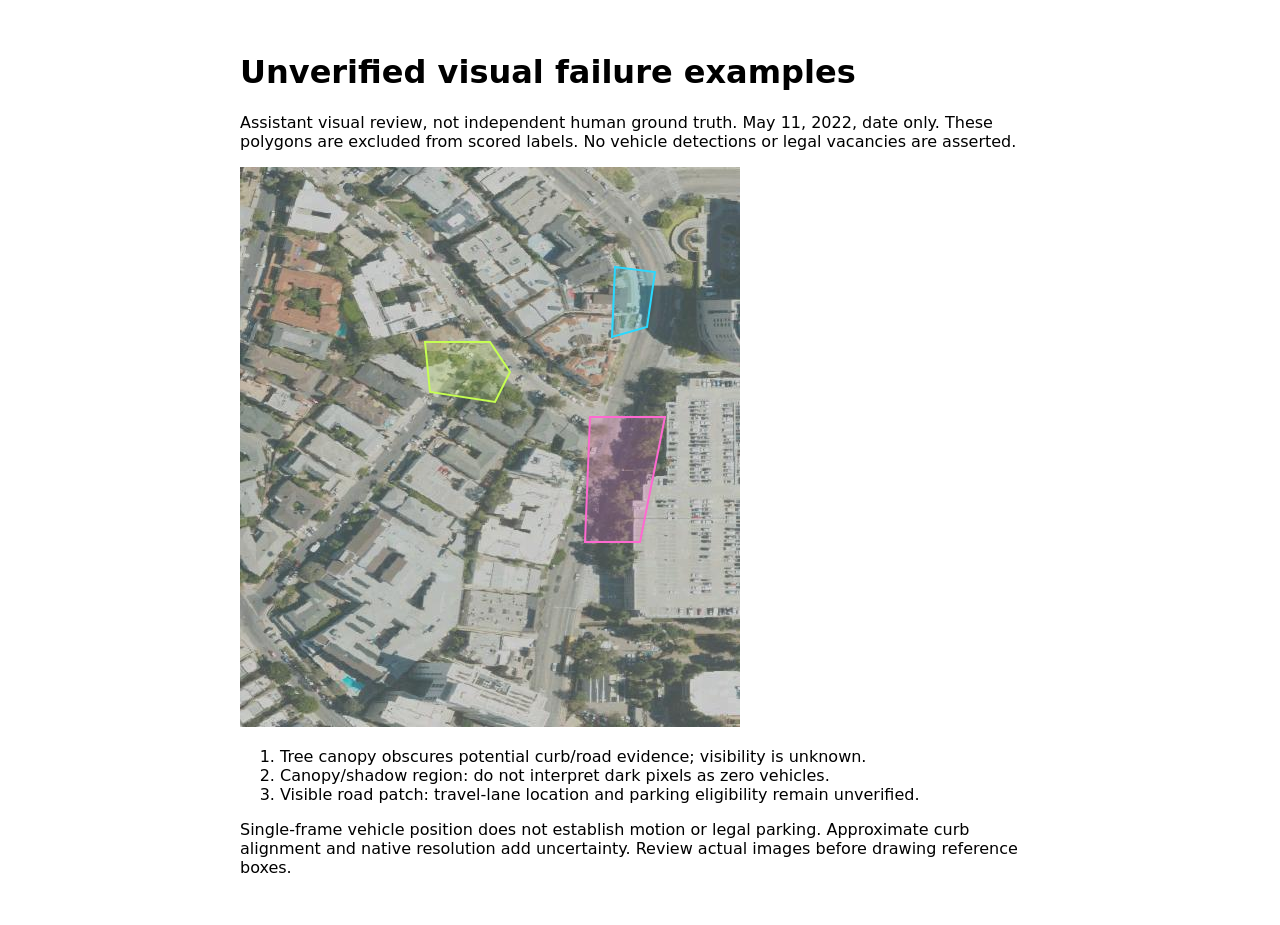
<file: reports/imagery/failure_examples.html>
<!doctype html><html lang="en"><meta charset="utf-8"><meta name="viewport" content="width=device-width,initial-scale=1"><title>Historic image failures</title><body style="font:16px system-ui;max-width:800px;margin:20px auto;padding:12px"><h1>Unverified visual failure examples</h1><p>Assistant visual review, not independent human ground truth. May 11, 2022, date only. These polygons are excluded from scored labels. No vehicle detections or legal vacancies are asserted.</p><svg viewBox="0 0 500 560" style="width:100%;max-width:500px"><image href="[data-uri]" width="500" height="560"/><polygon points="185,175 250,175 270,205 255,235 190,225" fill="#c5ff51" fill-opacity=".18" stroke="#c5ff51" stroke-width="2"/><polygon points="350,250 425,250 400,375 345,375" fill="#ff69d1" fill-opacity=".18" stroke="#ff69d1" stroke-width="2"/><polygon points="375,100 415,105 407,160 372,170" fill="#29d9ff" fill-opacity=".18" stroke="#29d9ff" stroke-width="2"/></svg><ol><li>Tree canopy obscures potential curb/road evidence; visibility is unknown.</li><li>Canopy/shadow region: do not interpret dark pixels as zero vehicles.</li><li>Visible road patch: travel-lane location and parking eligibility remain unverified.</li></ol><p>Single-frame vehicle position does not establish motion or legal parking. Approximate curb alignment and native resolution add uncertainty. Review actual images before drawing reference boxes.</p></body></html>
</file>
